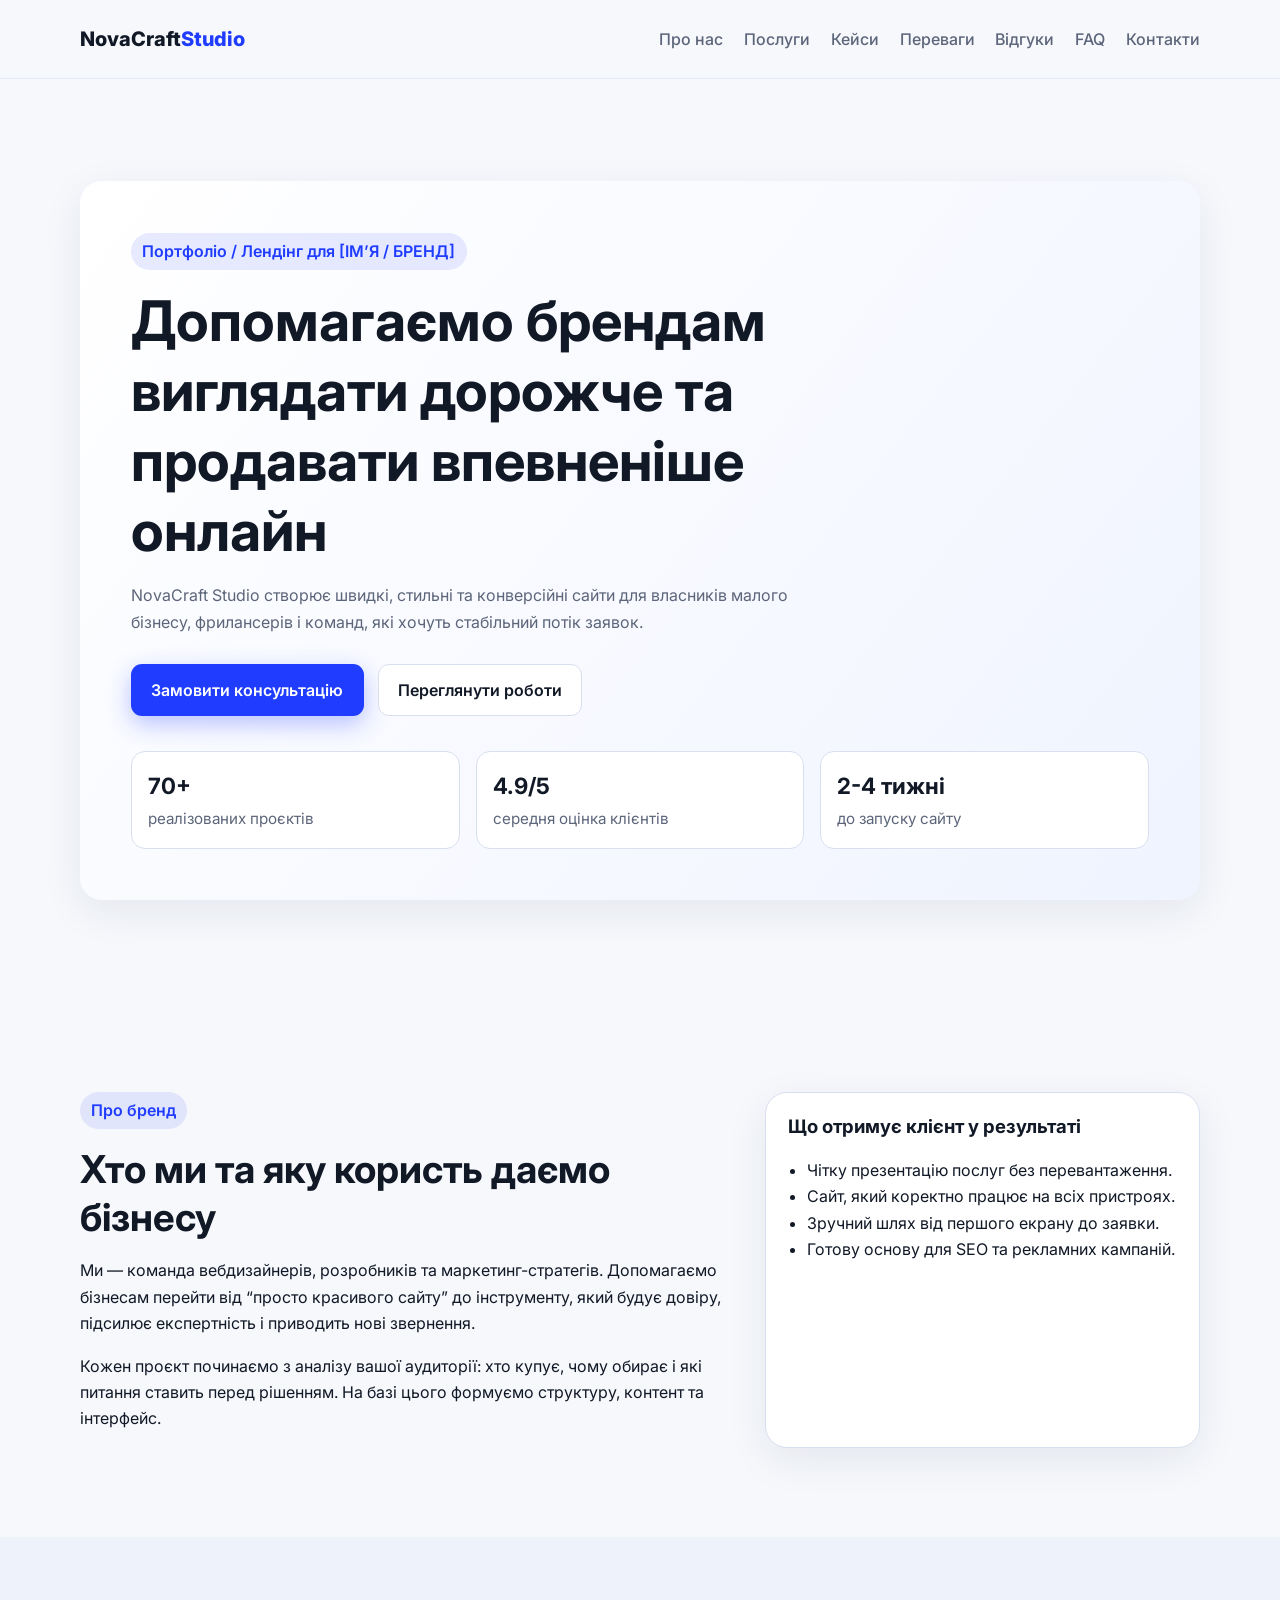
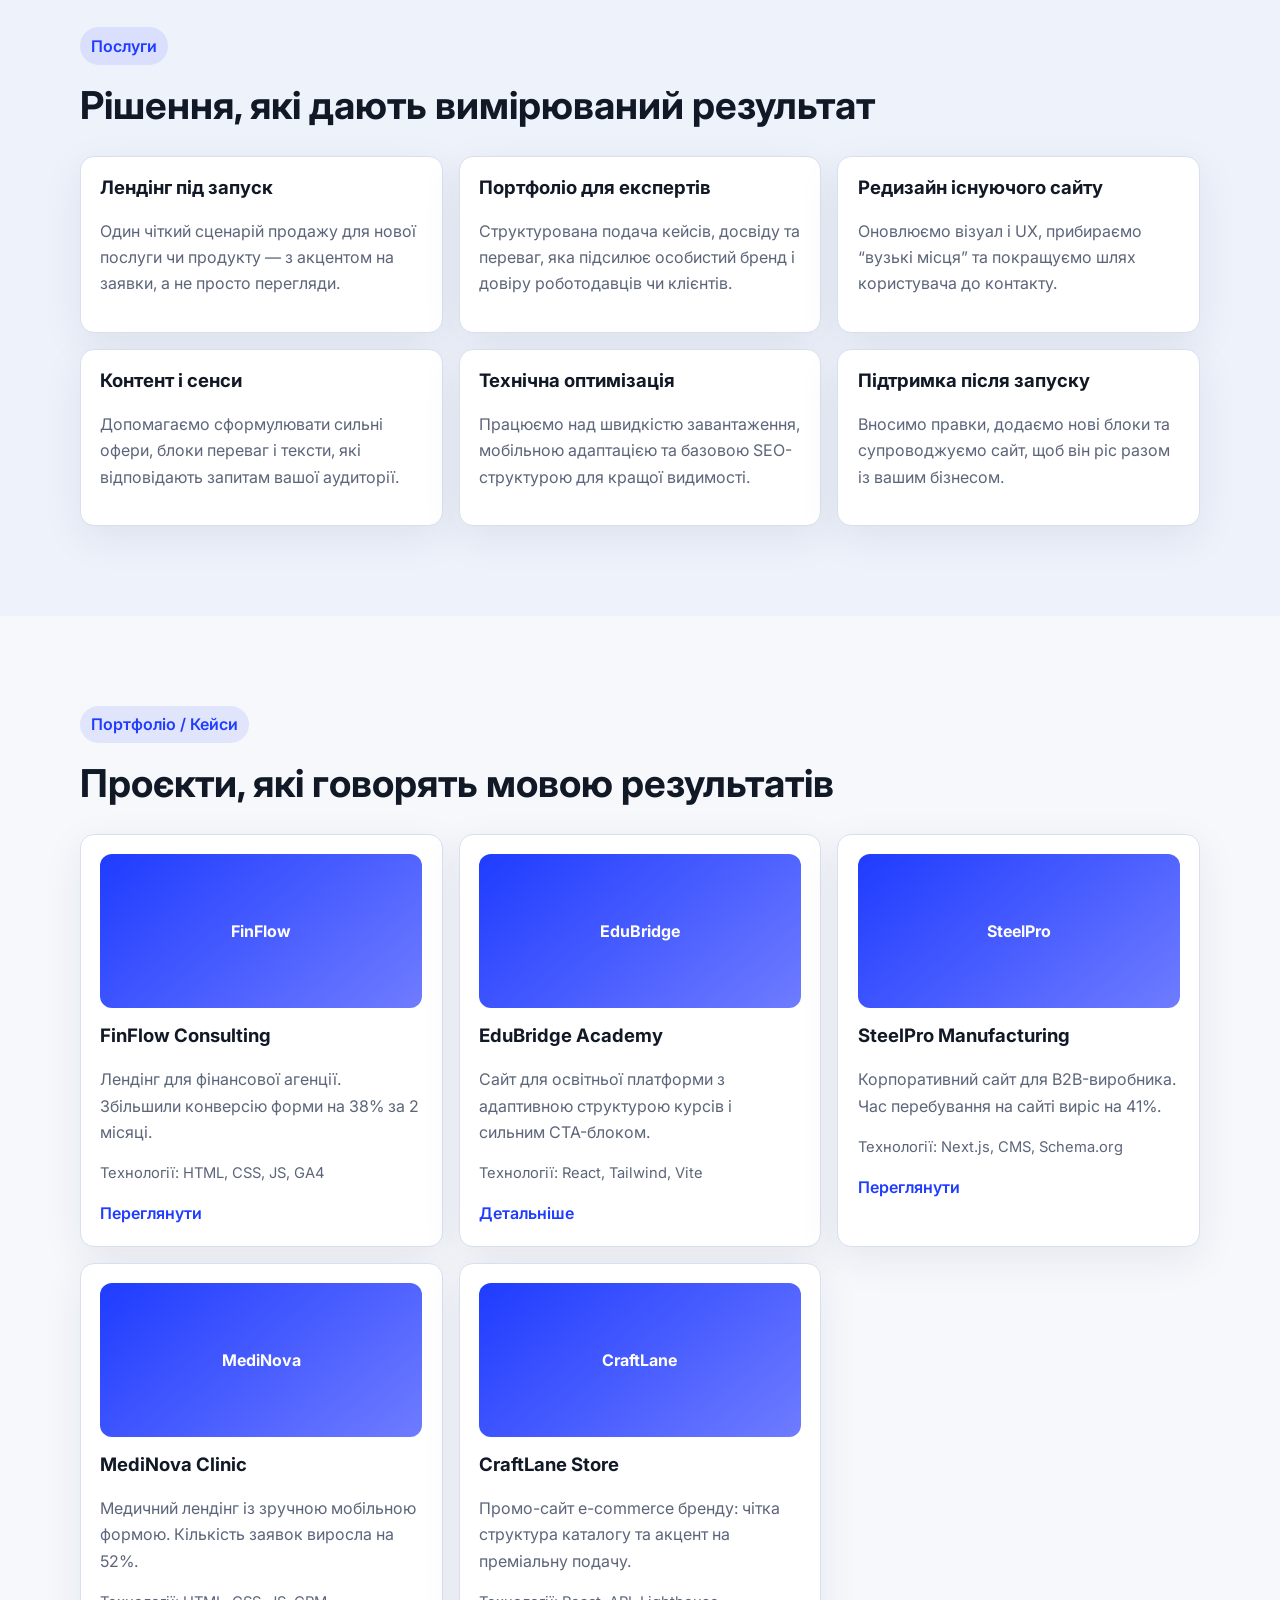
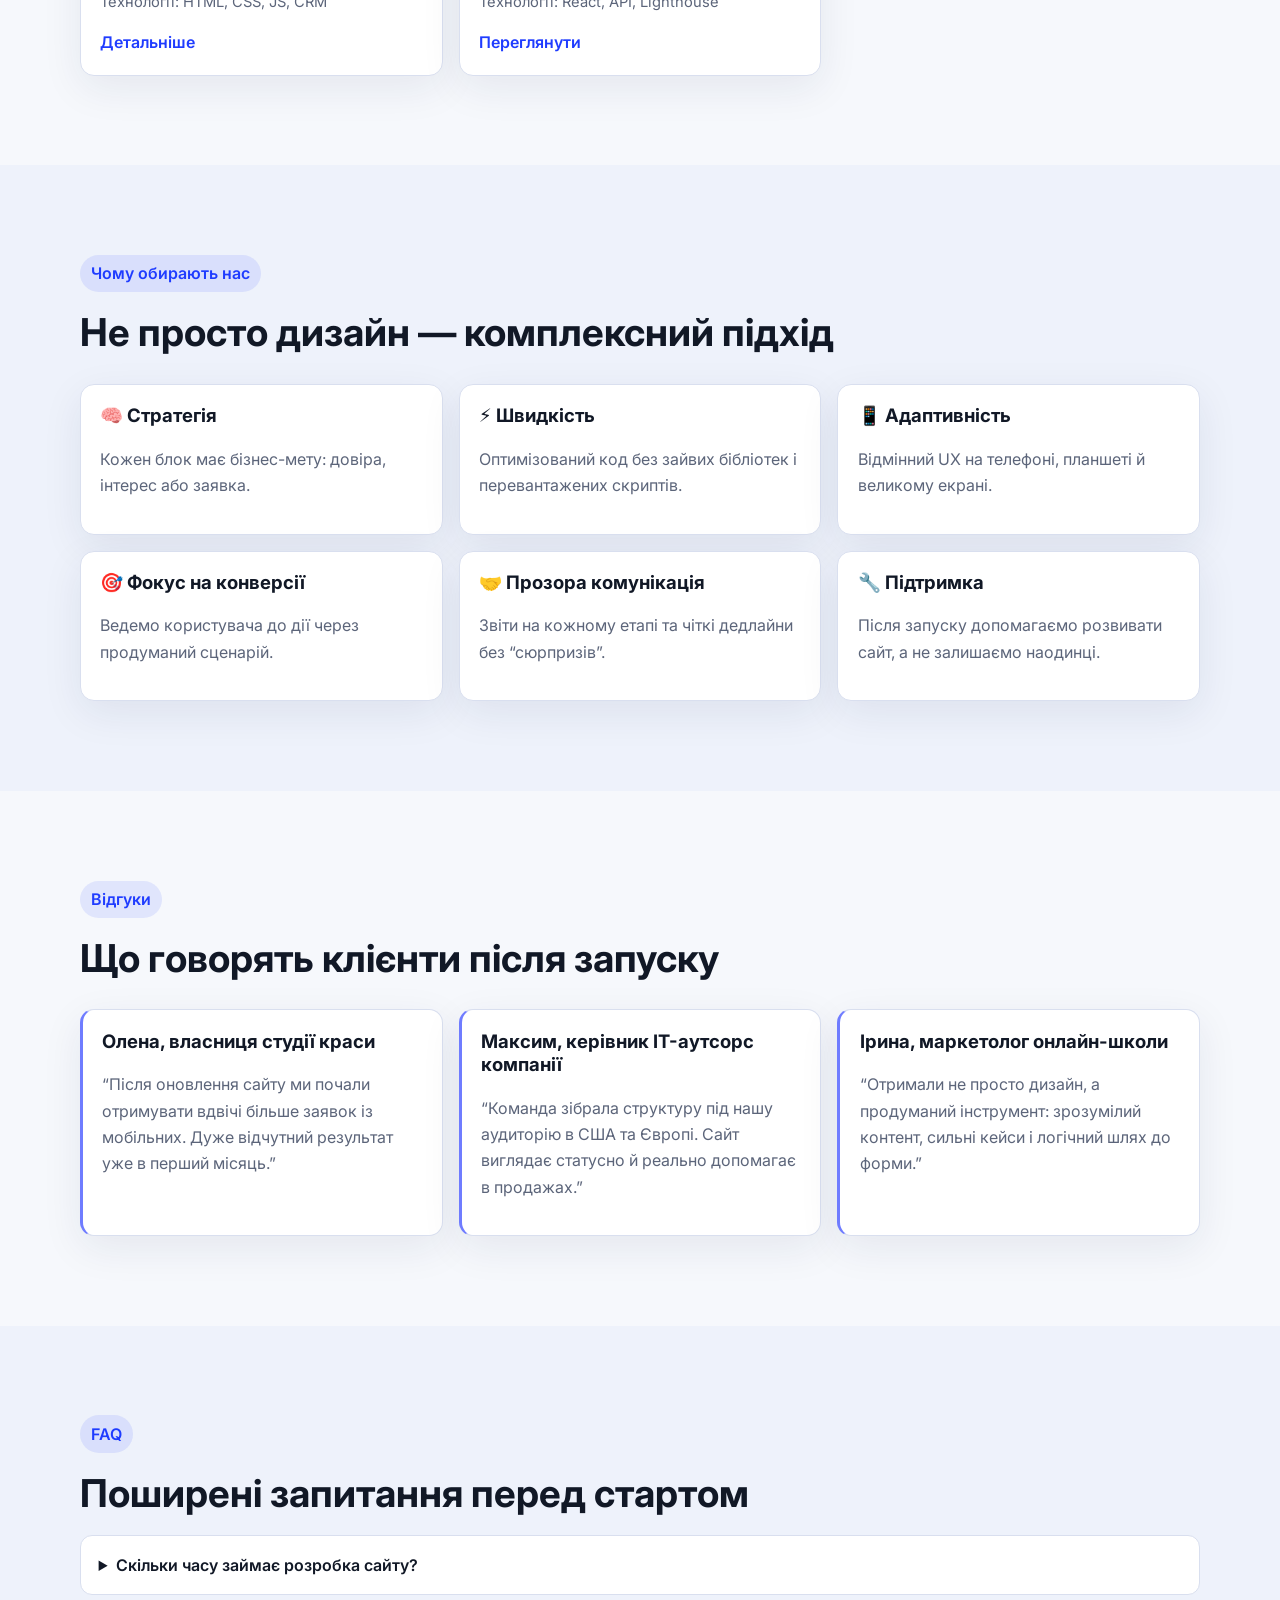
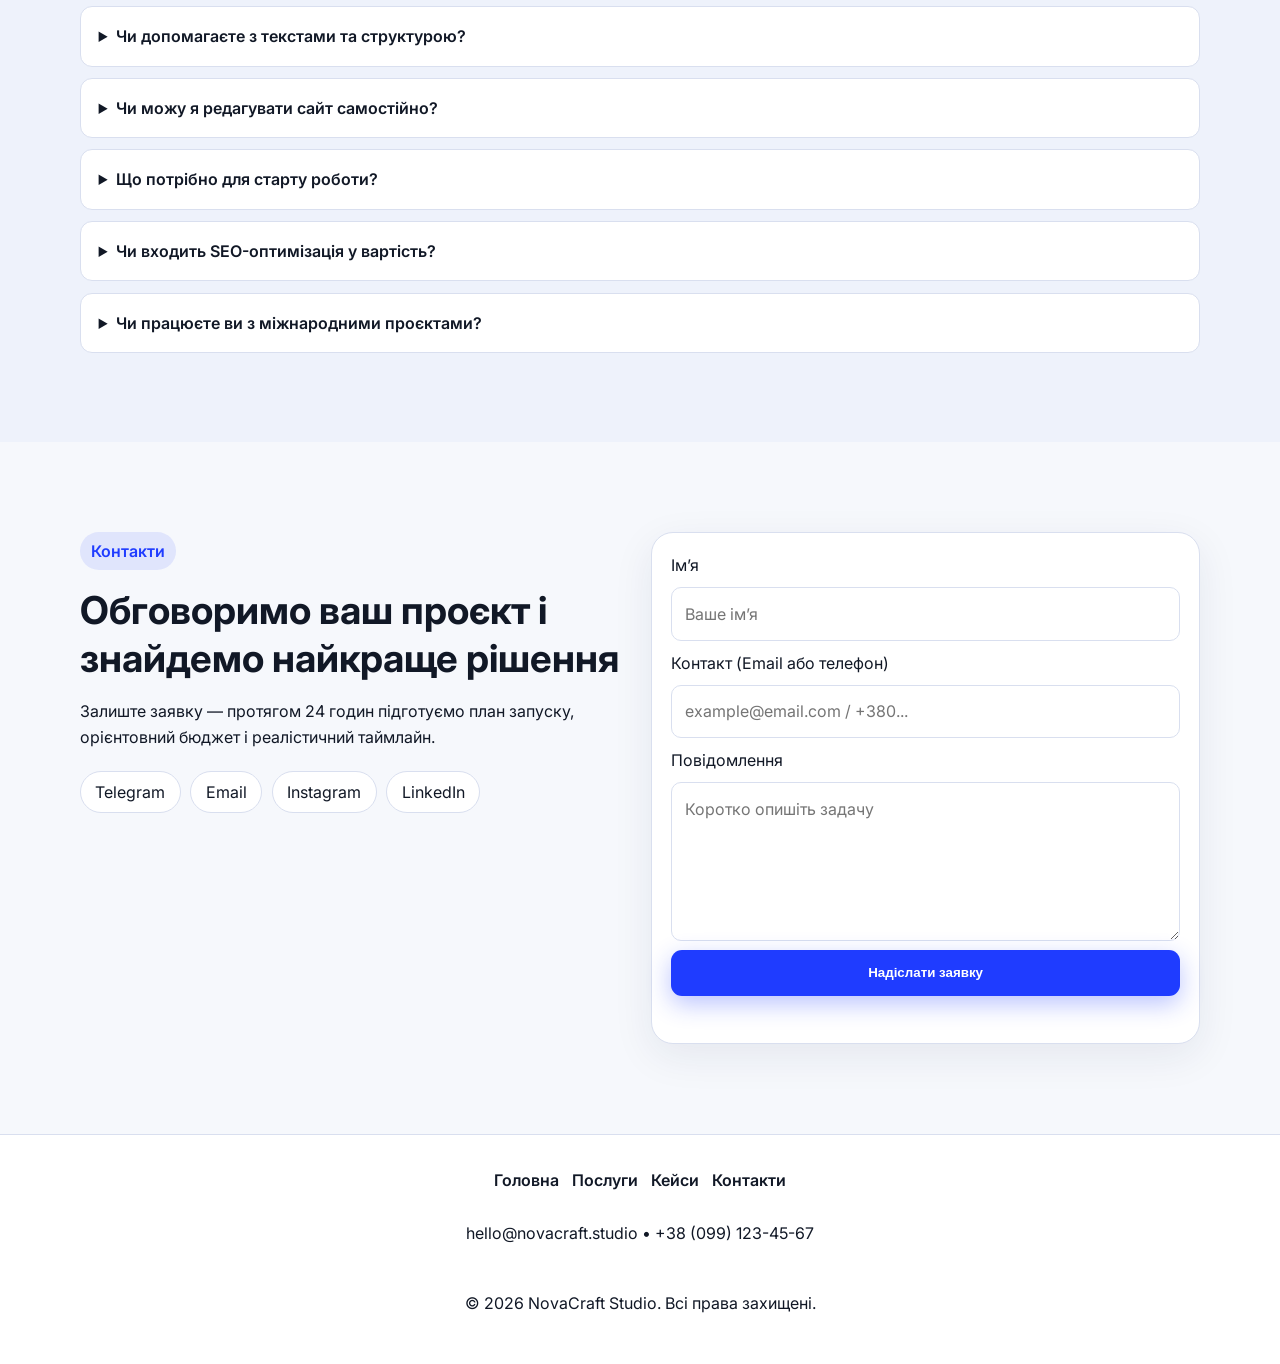
<file: index.html>
<!DOCTYPE html>
<html lang="uk">
  <head>
    <meta charset="UTF-8" />
    <meta name="viewport" content="width=device-width, initial-scale=1.0" />
    <meta
      name="description"
      content="Портфоліо-лендінг NovaCraft Studio: розробка сайтів, бренд-дизайн і digital-стратегії для малого бізнесу та експертів."
    />
    <title>NovaCraft Studio — Сучасні сайти та digital-рішення</title>
    <link rel="preconnect" href="https://fonts.googleapis.com" />
    <link rel="preconnect" href="https://fonts.gstatic.com" crossorigin />
    <link
      href="https://fonts.googleapis.com/css2?family=Inter:wght@400;500;600;700;800&display=swap"
      rel="stylesheet"
    />
    <link rel="stylesheet" href="style.css" />
  </head>
  <body>
    <a class="skip-link" href="#main-content">Перейти до контенту</a>

    <header class="header" id="top">
      <div class="container header__inner">
        <a class="logo" href="#hero" aria-label="NovaCraft Studio">NovaCraft<span>Studio</span></a>

        <button class="nav-toggle" type="button" aria-expanded="false" aria-controls="site-nav" aria-label="Відкрити меню">
          <span></span>
          <span></span>
          <span></span>
        </button>

        <nav class="nav" id="site-nav" aria-label="Основна навігація">
          <a href="#about">Про нас</a>
          <a href="#services">Послуги</a>
          <a href="#portfolio">Кейси</a>
          <a href="#benefits">Переваги</a>
          <a href="#reviews">Відгуки</a>
          <a href="#faq">FAQ</a>
          <a href="#contact">Контакти</a>
        </nav>
      </div>
    </header>

    <main id="main-content">
      <section class="hero" id="hero">
        <div class="container hero__content reveal">
          <p class="eyebrow">Портфоліо / Лендінг для [ІМ’Я / БРЕНД]</p>
          <h1>Допомагаємо брендам виглядати дорожче та продавати впевненіше онлайн</h1>
          <p class="hero__subtitle">
            NovaCraft Studio створює швидкі, стильні та конверсійні сайти для власників малого бізнесу, фрилансерів і команд, які хочуть стабільний потік заявок.
          </p>
          <div class="hero__actions">
            <a class="btn btn--primary" href="#contact">Замовити консультацію</a>
            <a class="btn btn--ghost" href="#portfolio">Переглянути роботи</a>
          </div>
          <ul class="hero__stats" aria-label="Ключові показники">
            <li><strong>70+</strong><span>реалізованих проєктів</span></li>
            <li><strong>4.9/5</strong><span>середня оцінка клієнтів</span></li>
            <li><strong>2-4 тижні</strong><span>до запуску сайту</span></li>
          </ul>
        </div>
      </section>

      <section class="section" id="about">
        <div class="container grid grid--two">
          <div class="reveal">
            <p class="section__label">Про бренд</p>
            <h2>Хто ми та яку користь даємо бізнесу</h2>
            <p>
              Ми — команда вебдизайнерів, розробників та маркетинг-стратегів. Допомагаємо бізнесам перейти від “просто красивого сайту” до інструменту, який будує довіру, підсилює експертність і приводить нові звернення.
            </p>
            <p>
              Кожен проєкт починаємо з аналізу вашої аудиторії: хто купує, чому обирає і які питання ставить перед рішенням. На базі цього формуємо структуру, контент та інтерфейс.
            </p>
          </div>
          <aside class="about-card reveal">
            <h3>Що отримує клієнт у результаті</h3>
            <ul>
              <li>Чітку презентацію послуг без перевантаження.</li>
              <li>Сайт, який коректно працює на всіх пристроях.</li>
              <li>Зручний шлях від першого екрану до заявки.</li>
              <li>Готову основу для SEO та рекламних кампаній.</li>
            </ul>
          </aside>
        </div>
      </section>

      <section class="section section--alt" id="services">
        <div class="container">
          <p class="section__label reveal">Послуги</p>
          <h2 class="reveal">Рішення, які дають вимірюваний результат</h2>
          <div class="cards cards--services">
            <article class="card reveal">
              <h3>Лендінг під запуск</h3>
              <p>Один чіткий сценарій продажу для нової послуги чи продукту — з акцентом на заявки, а не просто перегляди.</p>
            </article>
            <article class="card reveal">
              <h3>Портфоліо для експертів</h3>
              <p>Структурована подача кейсів, досвіду та переваг, яка підсилює особистий бренд і довіру роботодавців чи клієнтів.</p>
            </article>
            <article class="card reveal">
              <h3>Редизайн існуючого сайту</h3>
              <p>Оновлюємо візуал і UX, прибираємо “вузькі місця” та покращуємо шлях користувача до контакту.</p>
            </article>
            <article class="card reveal">
              <h3>Контент і сенси</h3>
              <p>Допомагаємо сформулювати сильні офери, блоки переваг і тексти, які відповідають запитам вашої аудиторії.</p>
            </article>
            <article class="card reveal">
              <h3>Технічна оптимізація</h3>
              <p>Працюємо над швидкістю завантаження, мобільною адаптацією та базовою SEO-структурою для кращої видимості.</p>
            </article>
            <article class="card reveal">
              <h3>Підтримка після запуску</h3>
              <p>Вносимо правки, додаємо нові блоки та супроводжуємо сайт, щоб він ріс разом із вашим бізнесом.</p>
            </article>
          </div>
        </div>
      </section>

      <section class="section" id="portfolio">
        <div class="container">
          <p class="section__label reveal">Портфоліо / Кейси</p>
          <h2 class="reveal">Проєкти, які говорять мовою результатів</h2>
          <div class="cards cards--portfolio">
            <article class="card project reveal">
              <div class="project__thumb" aria-hidden="true">FinFlow</div>
              <h3>FinFlow Consulting</h3>
              <p>Лендінг для фінансової агенції. Збільшили конверсію форми на 38% за 2 місяці.</p>
              <p class="project__tech">Технології: HTML, CSS, JS, GA4</p>
              <a class="link" href="#contact">Переглянути</a>
            </article>
            <article class="card project reveal">
              <div class="project__thumb" aria-hidden="true">EduBridge</div>
              <h3>EduBridge Academy</h3>
              <p>Сайт для освітньої платформи з адаптивною структурою курсів і сильним CTA-блоком.</p>
              <p class="project__tech">Технології: React, Tailwind, Vite</p>
              <a class="link" href="#contact">Детальніше</a>
            </article>
            <article class="card project reveal">
              <div class="project__thumb" aria-hidden="true">SteelPro</div>
              <h3>SteelPro Manufacturing</h3>
              <p>Корпоративний сайт для B2B-виробника. Час перебування на сайті виріс на 41%.</p>
              <p class="project__tech">Технології: Next.js, CMS, Schema.org</p>
              <a class="link" href="#contact">Переглянути</a>
            </article>
            <article class="card project reveal">
              <div class="project__thumb" aria-hidden="true">MediNova</div>
              <h3>MediNova Clinic</h3>
              <p>Медичний лендінг із зручною мобільною формою. Кількість заявок виросла на 52%.</p>
              <p class="project__tech">Технології: HTML, CSS, JS, CRM</p>
              <a class="link" href="#contact">Детальніше</a>
            </article>
            <article class="card project reveal">
              <div class="project__thumb" aria-hidden="true">CraftLane</div>
              <h3>CraftLane Store</h3>
              <p>Промо-сайт e-commerce бренду: чітка структура каталогу та акцент на преміальну подачу.</p>
              <p class="project__tech">Технології: React, API, Lighthouse</p>
              <a class="link" href="#contact">Переглянути</a>
            </article>
          </div>
        </div>
      </section>

      <section class="section section--alt" id="benefits">
        <div class="container">
          <p class="section__label reveal">Чому обирають нас</p>
          <h2 class="reveal">Не просто дизайн — комплексний підхід</h2>
          <div class="cards cards--benefits">
            <article class="card reveal"><h3>🧠 Стратегія</h3><p>Кожен блок має бізнес-мету: довіра, інтерес або заявка.</p></article>
            <article class="card reveal"><h3>⚡ Швидкість</h3><p>Оптимізований код без зайвих бібліотек і перевантажених скриптів.</p></article>
            <article class="card reveal"><h3>📱 Адаптивність</h3><p>Відмінний UX на телефоні, планшеті й великому екрані.</p></article>
            <article class="card reveal"><h3>🎯 Фокус на конверсії</h3><p>Ведемо користувача до дії через продуманий сценарій.</p></article>
            <article class="card reveal"><h3>🤝 Прозора комунікація</h3><p>Звіти на кожному етапі та чіткі дедлайни без “сюрпризів”.</p></article>
            <article class="card reveal"><h3>🔧 Підтримка</h3><p>Після запуску допомагаємо розвивати сайт, а не залишаємо наодинці.</p></article>
          </div>
        </div>
      </section>

      <section class="section" id="reviews">
        <div class="container">
          <p class="section__label reveal">Відгуки</p>
          <h2 class="reveal">Що говорять клієнти після запуску</h2>
          <div class="cards cards--reviews">
            <article class="card review reveal">
              <h3>Олена, власниця студії краси</h3>
              <p>“Після оновлення сайту ми почали отримувати вдвічі більше заявок із мобільних. Дуже відчутний результат уже в перший місяць.”</p>
            </article>
            <article class="card review reveal">
              <h3>Максим, керівник IT-аутсорс компанії</h3>
              <p>“Команда зібрала структуру під нашу аудиторію в США та Європі. Сайт виглядає статусно й реально допомагає в продажах.”</p>
            </article>
            <article class="card review reveal">
              <h3>Ірина, маркетолог онлайн-школи</h3>
              <p>“Отримали не просто дизайн, а продуманий інструмент: зрозумілий контент, сильні кейси і логічний шлях до форми.”</p>
            </article>
          </div>
        </div>
      </section>

      <section class="section section--alt" id="faq">
        <div class="container faq">
          <p class="section__label reveal">FAQ</p>
          <h2 class="reveal">Поширені запитання перед стартом</h2>
          <div class="faq__list">
            <details class="faq__item reveal">
              <summary>Скільки часу займає розробка сайту?</summary>
              <p>У середньому від 2 до 4 тижнів залежно від обсягу блоків, кількості правок і складності інтеграцій.</p>
            </details>
            <details class="faq__item reveal">
              <summary>Чи допомагаєте з текстами та структурою?</summary>
              <p>Так, ми формуємо структуру сторінки, підказуємо офери та редагуємо тексти під вашу цільову аудиторію.</p>
            </details>
            <details class="faq__item reveal">
              <summary>Чи можу я редагувати сайт самостійно?</summary>
              <p>Звісно. Після запуску ви отримаєте зрозумілу структуру коду та рекомендації для швидкого редагування.</p>
            </details>
            <details class="faq__item reveal">
              <summary>Що потрібно для старту роботи?</summary>
              <p>Короткий бриф, приклади сайтів, які вам подобаються, і базова інформація про послуги чи продукт.</p>
            </details>
            <details class="faq__item reveal">
              <summary>Чи входить SEO-оптимізація у вартість?</summary>
              <p>Базове SEO входить: правильні заголовки, метатеги, семантика, швидкість та оптимізація контенту.</p>
            </details>
            <details class="faq__item reveal">
              <summary>Чи працюєте ви з міжнародними проєктами?</summary>
              <p>Так, ми створюємо сайти для локальних і міжнародних ринків з урахуванням мови та специфіки аудиторії.</p>
            </details>
          </div>
        </div>
      </section>

      <section class="section" id="contact">
        <div class="container contact-grid">
          <div class="reveal">
            <p class="section__label">Контакти</p>
            <h2>Обговоримо ваш проєкт і знайдемо найкраще рішення</h2>
            <p>
              Залиште заявку — протягом 24 годин підготуємо план запуску, орієнтовний бюджет і реалістичний таймлайн.
            </p>
            <div class="socials" aria-label="Соціальні мережі">
              <a href="https://t.me" target="_blank" rel="noreferrer">Telegram</a>
              <a href="mailto:hello@novacraft.studio">Email</a>
              <a href="https://instagram.com" target="_blank" rel="noreferrer">Instagram</a>
              <a href="https://linkedin.com" target="_blank" rel="noreferrer">LinkedIn</a>
            </div>
          </div>

          <form class="contact-form reveal" novalidate>
            <label for="name">Ім’я</label>
            <input id="name" name="name" type="text" placeholder="Ваше ім’я" required />

            <label for="contact-field">Контакт (Email або телефон)</label>
            <input id="contact-field" name="contact" type="text" placeholder="example@email.com / +380..." required />

            <label for="message">Повідомлення</label>
            <textarea id="message" name="message" rows="5" placeholder="Коротко опишіть задачу" required></textarea>

            <button class="btn btn--primary" type="submit">Надіслати заявку</button>
            <p class="form-status" aria-live="polite"></p>
          </form>
        </div>
      </section>
    </main>

    <footer class="footer">
      <div class="container footer__inner">
        <nav class="footer__nav" aria-label="Навігація у футері">
          <a href="#hero">Головна</a>
          <a href="#services">Послуги</a>
          <a href="#portfolio">Кейси</a>
          <a href="#contact">Контакти</a>
        </nav>
        <p>hello@novacraft.studio • +38 (099) 123-45-67</p>
        <p>© 2026 NovaCraft Studio. Всі права захищені.</p>
      </div>
    </footer>

    <button class="to-top" aria-label="Повернутися вгору">↑</button>

    <script src="script.js"></script>
  </body>
</html>
</file>
<file: style.css>
:root {
  --color-primary: #1f3cff;
  --color-accent: #6f7cff;
  --color-bg: #f6f8fc;
  --color-surface: #ffffff;
  --color-text: #111826;
  --color-muted: #5c657a;
  --color-border: #d9dfef;
  --shadow-soft: 0 12px 40px rgba(20, 34, 79, 0.08);
  --radius-lg: 22px;
  --radius-md: 14px;
  --container: 1120px;
}

* {
  box-sizing: border-box;
}

html {
  scroll-behavior: smooth;
}

body {
  margin: 0;
  font-family: "Inter", system-ui, -apple-system, sans-serif;
  color: var(--color-text);
  background: var(--color-bg);
  line-height: 1.65;
}

a {
  color: inherit;
  text-decoration: none;
}

.container {
  width: min(var(--container), calc(100% - 2.5rem));
  margin-inline: auto;
}

.skip-link {
  position: absolute;
  left: 12px;
  top: -100px;
  z-index: 1000;
  background: var(--color-primary);
  color: #fff;
  padding: 0.8rem 1rem;
  border-radius: 10px;
}

.skip-link:focus {
  top: 12px;
}

.header {
  position: sticky;
  top: 0;
  z-index: 999;
  backdrop-filter: blur(10px);
  background: rgba(246, 248, 252, 0.92);
  border-bottom: 1px solid rgba(31, 60, 255, 0.08);
}

.header__inner {
  display: flex;
  align-items: center;
  justify-content: space-between;
  min-height: 78px;
  gap: 1rem;
}

.logo {
  font-weight: 800;
  font-size: 1.25rem;
}

.logo span {
  color: var(--color-primary);
}

.nav {
  display: flex;
  gap: 1.3rem;
  align-items: center;
}

.nav a {
  font-weight: 500;
  color: var(--color-muted);
  transition: color 0.2s ease;
}

.nav a:hover {
  color: var(--color-primary);
}

.nav-toggle {
  display: none;
  background: transparent;
  border: 0;
  width: 44px;
  height: 44px;
  padding: 0;
}

.nav-toggle span {
  display: block;
  height: 2px;
  width: 24px;
  margin: 5px auto;
  background: var(--color-text);
  transition: transform 0.25s ease, opacity 0.25s ease;
}

.hero {
  padding: clamp(4rem, 8vw, 7rem) 0;
}

.hero__content {
  padding: clamp(2rem, 4vw, 4rem);
  border-radius: var(--radius-lg);
  background: linear-gradient(128deg, #ffffff 0%, #f0f4ff 100%);
  box-shadow: var(--shadow-soft);
}

.eyebrow,
.section__label {
  display: inline-block;
  margin: 0 0 1rem;
  padding: 0.35rem 0.7rem;
  border-radius: 999px;
  font-weight: 600;
  color: var(--color-primary);
  background: rgba(31, 60, 255, 0.1);
}

h1,
h2,
h3 {
  line-height: 1.25;
  margin-top: 0;
}

h1 {
  font-size: clamp(2rem, 5vw, 3.5rem);
  max-width: 18ch;
  margin-bottom: 1rem;
}

h2 {
  font-size: clamp(1.6rem, 3.3vw, 2.4rem);
  margin-bottom: 1rem;
}

h3 {
  font-size: 1.16rem;
}

.hero__subtitle {
  max-width: 70ch;
  color: var(--color-muted);
}

.hero__actions {
  margin-top: 1.8rem;
  display: flex;
  flex-wrap: wrap;
  gap: 0.9rem;
}

.btn {
  display: inline-flex;
  align-items: center;
  justify-content: center;
  min-height: 46px;
  padding: 0.75rem 1.2rem;
  border-radius: 11px;
  font-weight: 600;
  border: 1px solid transparent;
  transition: transform 0.2s ease, box-shadow 0.2s ease, background 0.2s ease;
  cursor: pointer;
}

.btn:hover {
  transform: translateY(-2px);
}

.btn--primary {
  background: var(--color-primary);
  color: #fff;
  box-shadow: 0 8px 24px rgba(31, 60, 255, 0.3);
}

.btn--ghost {
  border-color: var(--color-border);
  background: #fff;
}

.hero__stats {
  list-style: none;
  padding: 0;
  margin: 2.2rem 0 0;
  display: grid;
  grid-template-columns: repeat(3, minmax(0, 1fr));
  gap: 1rem;
}

.hero__stats li {
  background: #fff;
  padding: 1rem;
  border-radius: var(--radius-md);
  border: 1px solid var(--color-border);
}

.hero__stats strong {
  display: block;
  font-size: 1.4rem;
}

.hero__stats span {
  color: var(--color-muted);
  font-size: 0.95rem;
}

.section {
  padding: clamp(3.4rem, 7vw, 6rem) 0;
}

.section--alt {
  background: #eef2fb;
}

.grid--two {
  display: grid;
  grid-template-columns: 1.2fr 0.8fr;
  gap: clamp(1.2rem, 4vw, 2rem);
}

.about-card {
  background: var(--color-surface);
  border: 1px solid var(--color-border);
  border-radius: var(--radius-lg);
  padding: 1.4rem;
  box-shadow: var(--shadow-soft);
}

.about-card ul {
  padding-left: 1.2rem;
}

.cards {
  margin-top: 1.7rem;
  display: grid;
  gap: 1rem;
}

.cards--services,
.cards--benefits,
.cards--portfolio {
  grid-template-columns: repeat(3, minmax(0, 1fr));
}

.cards--reviews {
  grid-template-columns: repeat(3, minmax(0, 1fr));
}

.card {
  background: var(--color-surface);
  border-radius: var(--radius-md);
  border: 1px solid var(--color-border);
  padding: 1.2rem;
  box-shadow: var(--shadow-soft);
}

.card p {
  color: var(--color-muted);
}

.project__thumb {
  height: 154px;
  border-radius: 12px;
  background: linear-gradient(140deg, var(--color-primary), var(--color-accent));
  color: #fff;
  font-weight: 700;
  display: grid;
  place-items: center;
  margin-bottom: 1rem;
}

.project__tech {
  font-size: 0.92rem;
}

.link {
  color: var(--color-primary);
  font-weight: 600;
}

.link:hover {
  text-decoration: underline;
}

.review {
  border-left: 3px solid var(--color-accent);
}

.faq__list {
  margin-top: 1.1rem;
  display: grid;
  gap: 0.7rem;
}

.faq__item {
  border: 1px solid var(--color-border);
  border-radius: 12px;
  padding: 1rem 1.1rem;
  background: #fff;
}

.faq__item summary {
  cursor: pointer;
  font-weight: 600;
}

.contact-grid {
  display: grid;
  grid-template-columns: 1fr 1fr;
  gap: 1.4rem;
}

.socials {
  margin-top: 1.3rem;
  display: flex;
  flex-wrap: wrap;
  gap: 0.6rem;
}

.socials a {
  border: 1px solid var(--color-border);
  border-radius: 999px;
  padding: 0.42rem 0.9rem;
  background: #fff;
}

.socials a:hover {
  border-color: var(--color-primary);
  color: var(--color-primary);
}

.contact-form {
  background: #fff;
  border-radius: var(--radius-lg);
  border: 1px solid var(--color-border);
  box-shadow: var(--shadow-soft);
  padding: 1.2rem;
  display: grid;
  gap: 0.55rem;
}

input,
textarea {
  width: 100%;
  border: 1px solid var(--color-border);
  border-radius: 10px;
  padding: 0.78rem 0.8rem;
  font: inherit;
  color: var(--color-text);
}

input:focus,
textarea:focus {
  outline: none;
  border-color: var(--color-primary);
  box-shadow: 0 0 0 3px rgba(31, 60, 255, 0.12);
}

.form-status {
  min-height: 1.2rem;
  margin: 0;
  font-size: 0.94rem;
  font-weight: 500;
}

.footer {
  padding: 2rem 0;
  border-top: 1px solid var(--color-border);
  background: #fff;
}

.footer__inner {
  display: grid;
  gap: 0.7rem;
  text-align: center;
}

.footer__nav {
  display: flex;
  justify-content: center;
  flex-wrap: wrap;
  gap: 0.8rem;
  font-weight: 600;
}

.to-top {
  position: fixed;
  right: 18px;
  bottom: 18px;
  width: 44px;
  height: 44px;
  border-radius: 50%;
  border: 0;
  background: var(--color-primary);
  color: #fff;
  font-size: 1.1rem;
  cursor: pointer;
  opacity: 0;
  pointer-events: none;
  transform: translateY(10px);
  transition: opacity 0.25s ease, transform 0.25s ease;
}

.to-top.is-visible {
  opacity: 1;
  pointer-events: auto;
  transform: translateY(0);
}

/* Клас для анімації появи блоків під час скролу */
.reveal {
  opacity: 0;
  transform: translateY(26px);
  transition: opacity 0.6s ease, transform 0.6s ease;
}

.reveal.visible {
  opacity: 1;
  transform: translateY(0);
}

@media (max-width: 1024px) {
  .cards--services,
  .cards--benefits,
  .cards--portfolio,
  .cards--reviews {
    grid-template-columns: repeat(2, minmax(0, 1fr));
  }

  .grid--two,
  .contact-grid {
    grid-template-columns: 1fr;
  }
}

@media (max-width: 780px) {
  .nav-toggle {
    display: inline-block;
  }

  .nav {
    position: absolute;
    top: 78px;
    right: 1rem;
    left: 1rem;
    background: #fff;
    border: 1px solid var(--color-border);
    border-radius: 14px;
    box-shadow: var(--shadow-soft);
    padding: 1rem;
    display: grid;
    gap: 0.8rem;
    opacity: 0;
    transform: translateY(-8px);
    pointer-events: none;
    transition: opacity 0.2s ease, transform 0.2s ease;
  }

  .nav.is-open {
    opacity: 1;
    transform: translateY(0);
    pointer-events: auto;
  }

  .hero__stats {
    grid-template-columns: 1fr;
  }

  .cards--services,
  .cards--benefits,
  .cards--portfolio,
  .cards--reviews {
    grid-template-columns: 1fr;
  }
}
</file>
